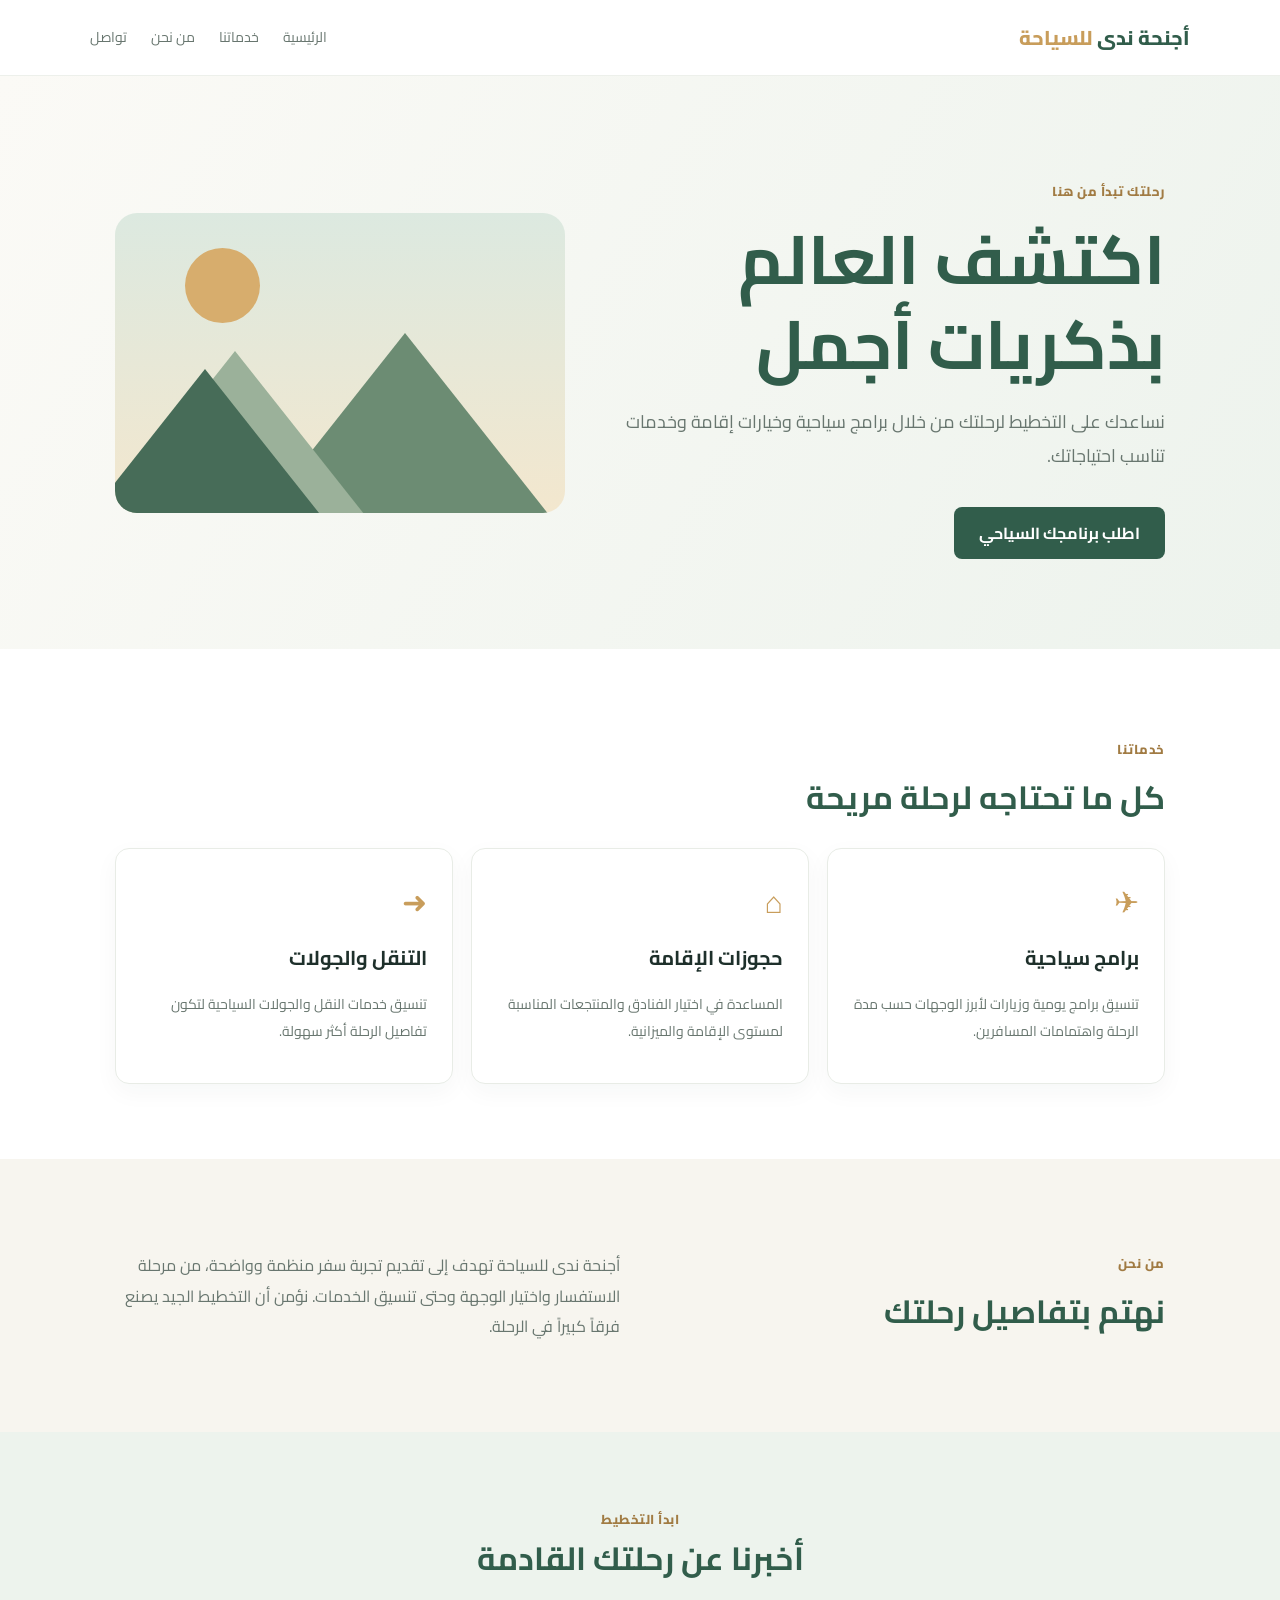
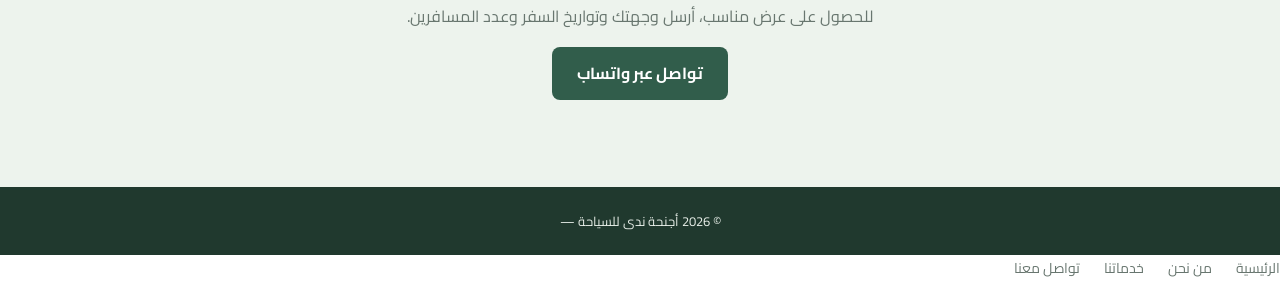
<file: index.html>
<!doctype html>
<html lang="ar" dir="rtl">
<head><meta charset="utf-8"><meta name="viewport" content="width=device-width, initial-scale=1"><meta name="description" content="أجنحة ندى للسياحة - خطط رحلتك بثقة"><title>أجنحة ندى للسياحة</title><link rel="stylesheet" href="style.css"></head>
<body><header class="top"><a class="brand" href="#">أجنحة ندى<span> للسياحة</span></a><nav><a href="#home">الرئيسية</a><a href="#services">خدماتنا</a><a href="#about">من نحن</a><a href="#contact">تواصل</a></nav></header>
<main><section id="home" class="hero"><div><p class="eyebrow">رحلتك تبدأ من هنا</p><h1>اكتشف العالم<br>بذكريات أجمل</h1><p class="lead">نساعدك على التخطيط لرحلتك من خلال برامج سياحية وخيارات إقامة وخدمات تناسب احتياجاتك.</p><a class="btn" href="#contact">اطلب برنامجك السياحي</a></div><div class="landscape"><div class="sun"></div><div class="mountain one"></div><div class="mountain two"></div><div class="mountain three"></div></div></section>
<section id="services" class="section"><p class="eyebrow">خدماتنا</p><h2>كل ما تحتاجه لرحلة مريحة</h2><div class="grid"><article class="card"><div class="icon">✈</div><h3>برامج سياحية</h3><p>تنسيق برامج يومية وزيارات لأبرز الوجهات حسب مدة الرحلة واهتمامات المسافرين.</p></article><article class="card"><div class="icon">⌂</div><h3>حجوزات الإقامة</h3><p>المساعدة في اختيار الفنادق والمنتجعات المناسبة لمستوى الإقامة والميزانية.</p></article><article class="card"><div class="icon">➜</div><h3>التنقل والجولات</h3><p>تنسيق خدمات النقل والجولات السياحية لتكون تفاصيل الرحلة أكثر سهولة.</p></article></div></section>
<section id="about" class="section tint split"><div><p class="eyebrow">من نحن</p><h2>نهتم بتفاصيل رحلتك</h2></div><p>أجنحة ندى للسياحة تهدف إلى تقديم تجربة سفر منظمة وواضحة، من مرحلة الاستفسار واختيار الوجهة وحتى تنسيق الخدمات. نؤمن أن التخطيط الجيد يصنع فرقاً كبيراً في الرحلة.</p></section>
<section id="contact" class="section contact"><p class="eyebrow">ابدأ التخطيط</p><h2>أخبرنا عن رحلتك القادمة</h2><p>للحصول على عرض مناسب، أرسل وجهتك وتواريخ السفر وعدد المسافرين.</p><a class="btn" href="https://wa.me/+968 9065 8862" target="_blank" rel="noopener">تواصل عبر واتساب</a><small> </small></section></main><footer>© 2026 أجنحة ندى للسياحة — </footer></body></html> 
<nav>
  <a href="index.html">الرئيسية</a>
  <a href="about.html">من نحن</a>
  <a href="services.html">خدماتنا</a>
  <a href="contact.html">تواصل معنا</a>
</nav>
</file>
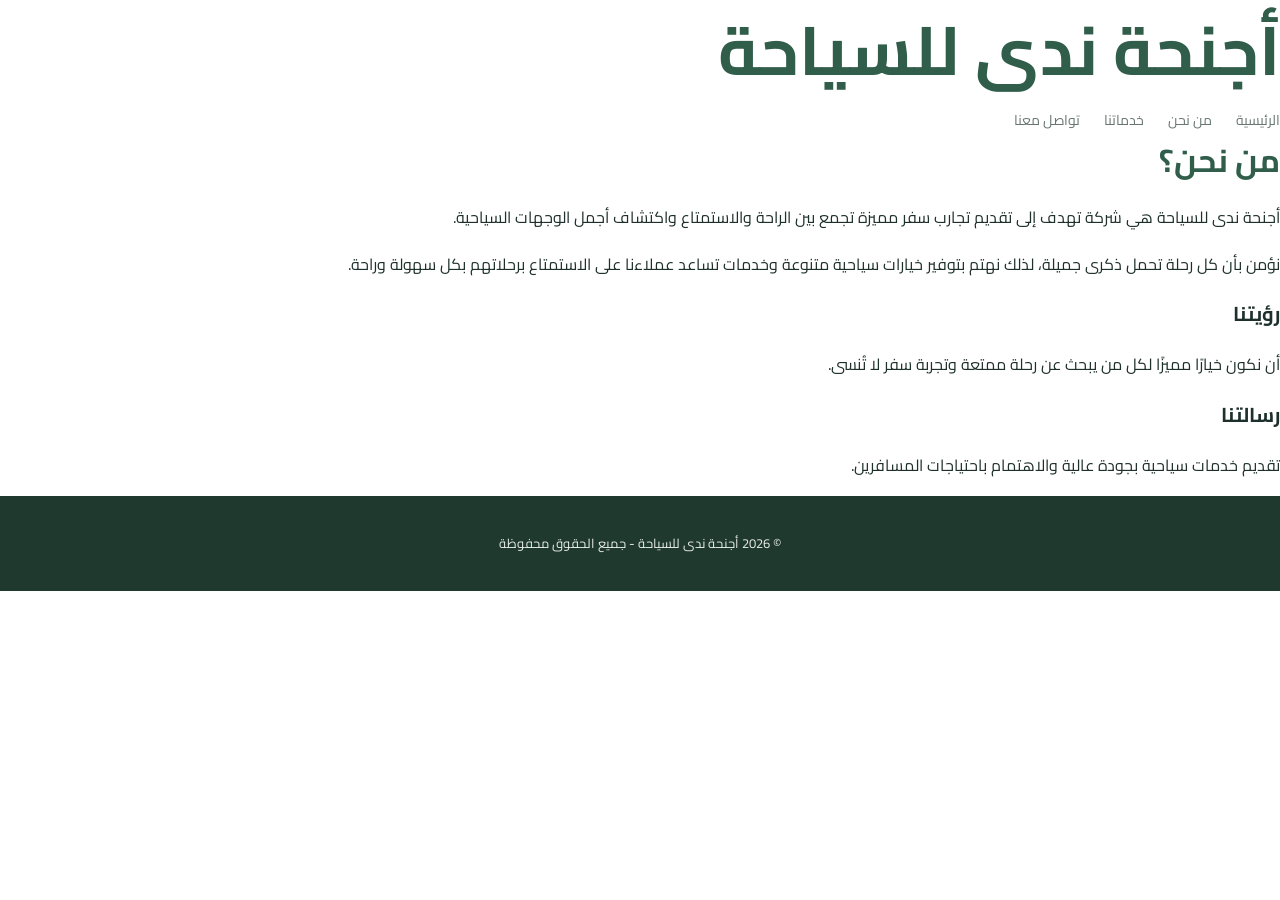
<file: about.html>
<!DOCTYPE html>
<html lang="ar" dir="rtl">
<head>
  <meta charset="UTF-8">
  <meta name="viewport" content="width=device-width, initial-scale=1.0">
  <title>من نحن | أجنحة ندى للسياحة</title>
  <link rel="stylesheet" href="style.css">
</head>
<body>

<header>
  <h1>أجنحة ندى للسياحة</h1>
  <nav>
    <a href="index.html">الرئيسية</a>
    <a href="about.html">من نحن</a>
    <a href="services.html">خدماتنا</a>
    <a href="contact.html">تواصل معنا</a>
  </nav>
</header>

<main class="inner-page">
  <h2>من نحن؟</h2>
  <p>
    أجنحة ندى للسياحة هي شركة تهدف إلى تقديم تجارب سفر مميزة
    تجمع بين الراحة والاستمتاع واكتشاف أجمل الوجهات السياحية.
  </p>
  <p>
    نؤمن بأن كل رحلة تحمل ذكرى جميلة، لذلك نهتم بتوفير
    خيارات سياحية متنوعة وخدمات تساعد عملاءنا على الاستمتاع
    برحلاتهم بكل سهولة وراحة.
  </p>
  <h3>رؤيتنا</h3>
  <p>أن نكون خيارًا مميزًا لكل من يبحث عن رحلة ممتعة وتجربة سفر لا تُنسى.</p>

  <h3>رسالتنا</h3>
  <p>تقديم خدمات سياحية بجودة عالية والاهتمام باحتياجات المسافرين.</p>
</main>

<footer>
  <p>© 2026 أجنحة ندى للسياحة - جميع الحقوق محفوظة</p>
</footer>

</body>
</html>
</file>
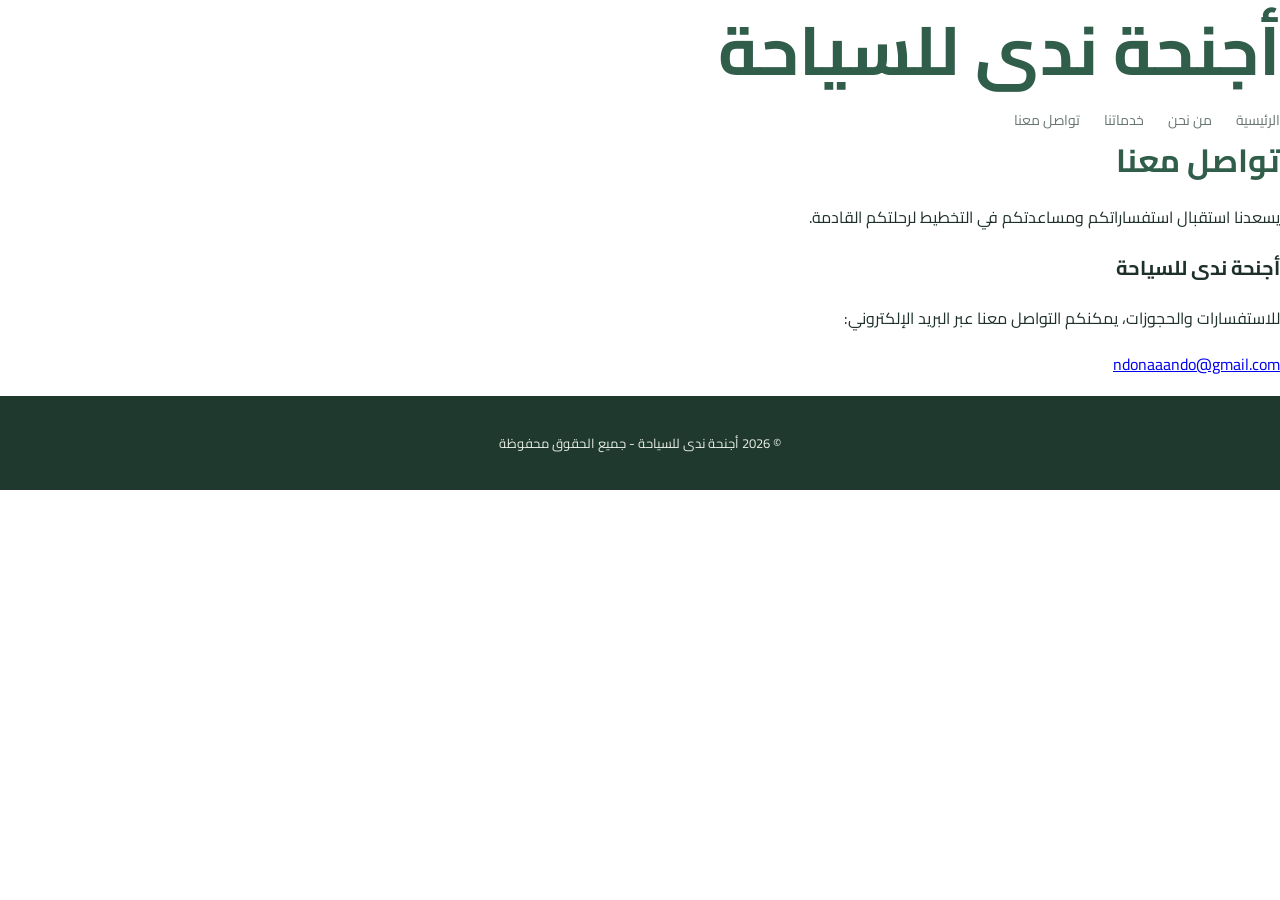
<file: contact.html>
<!DOCTYPE html>
<html lang="ar" dir="rtl">
<head>
  <meta charset="UTF-8">
  <meta name="viewport" content="width=device-width, initial-scale=1.0">
  <title>تواصل معنا | أجنحة ندى للسياحة</title>
  <link rel="stylesheet" href="style.css">
</head>
<body>

<header>
  <h1>أجنحة ندى للسياحة</h1>
  <nav>
    <a href="index.html">الرئيسية</a>
    <a href="about.html">من نحن</a>
    <a href="services.html">خدماتنا</a>
    <a href="contact.html">تواصل معنا</a>
  </nav>
</header>

<main class="inner-page">
  <h2>تواصل معنا</h2>
  <p>يسعدنا استقبال استفساراتكم ومساعدتكم في التخطيط لرحلتكم القادمة.</p>

  <section class="contact-info">
    <h3>أجنحة ندى للسياحة</h3>
    <p>للاستفسارات والحجوزات، يمكنكم التواصل معنا عبر البريد الإلكتروني:</p>
    <p>
      <a href="mailto:ndonaaando@gmail.com">ndonaaando@gmail.com</a>
    </p>
  </section>
</main>

<footer>
  <p>© 2026 أجنحة ندى للسياحة - جميع الحقوق محفوظة</p>
</footer>

</body>
</html>
</file>
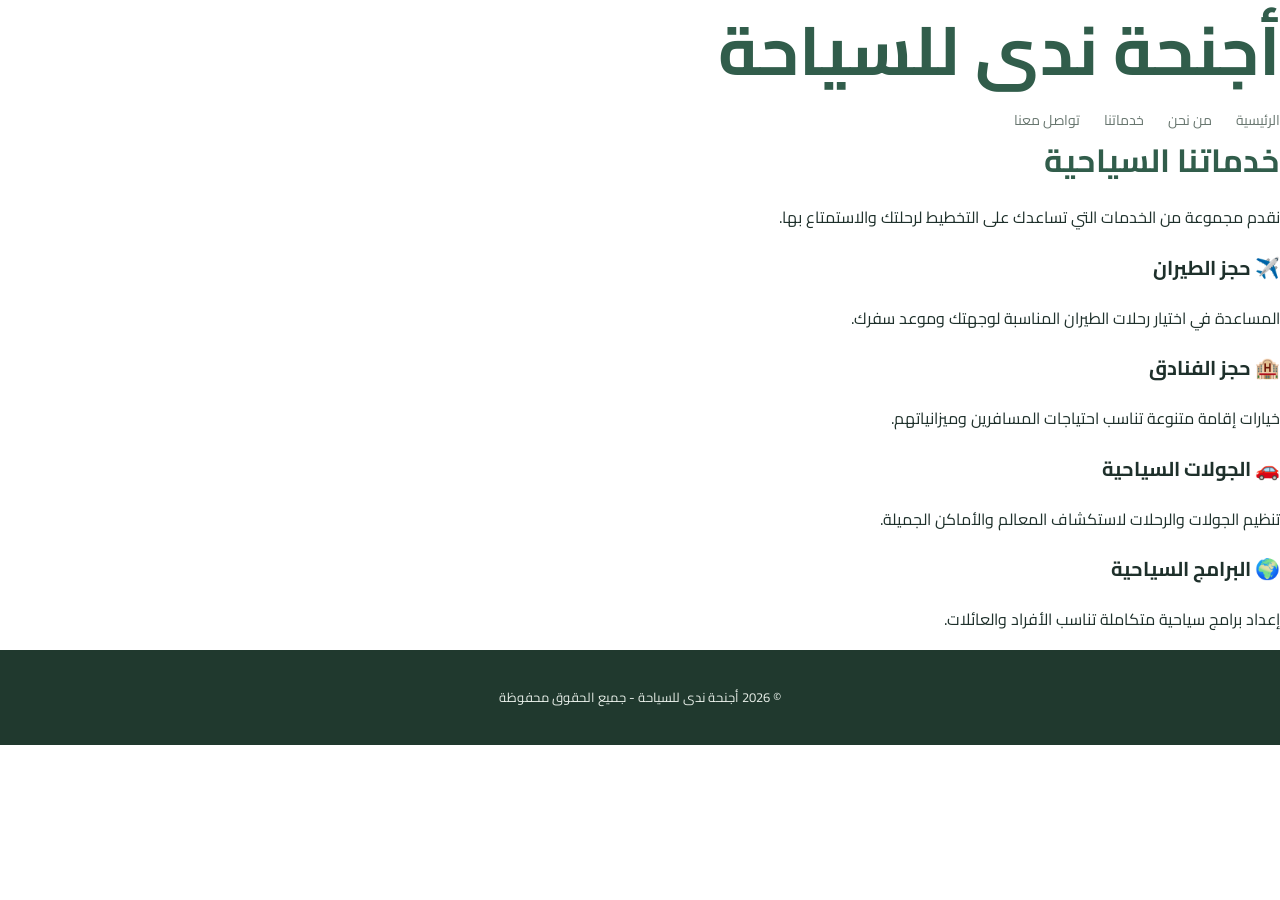
<file: services.html>
<!DOCTYPE html>
<html lang="ar" dir="rtl">
<head>
  <meta charset="UTF-8">
  <meta name="viewport" content="width=device-width, initial-scale=1.0">
  <title>خدماتنا | أجنحة ندى للسياحة</title>
  <link rel="stylesheet" href="style.css">
</head>
<body>

<header>
  <h1>أجنحة ندى للسياحة</h1>
  <nav>
    <a href="index.html">الرئيسية</a>
    <a href="about.html">من نحن</a>
    <a href="services.html">خدماتنا</a>
    <a href="contact.html">تواصل معنا</a>
  </nav>
</header>

<main class="inner-page">
  <h2>خدماتنا السياحية</h2>
  <p>نقدم مجموعة من الخدمات التي تساعدك على التخطيط لرحلتك والاستمتاع بها.</p>

  <section class="service-list">
    <article>
      <h3>✈️ حجز الطيران</h3>
      <p>المساعدة في اختيار رحلات الطيران المناسبة لوجهتك وموعد سفرك.</p>
    </article>

    <article>
      <h3>🏨 حجز الفنادق</h3>
      <p>خيارات إقامة متنوعة تناسب احتياجات المسافرين وميزانياتهم.</p>
    </article>

    <article>
      <h3>🚗 الجولات السياحية</h3>
      <p>تنظيم الجولات والرحلات لاستكشاف المعالم والأماكن الجميلة.</p>
    </article>

    <article>
      <h3>🌍 البرامج السياحية</h3>
      <p>إعداد برامج سياحية متكاملة تناسب الأفراد والعائلات.</p>
    </article>
  </section>
</main>

<footer>
  <p>© 2026 أجنحة ندى للسياحة - جميع الحقوق محفوظة</p>
</footer>

</body>
</html>
</file>
<file: style.css>
@import url('https://fonts.googleapis.com/css2?family=Cairo:wght@400;500;600;700;800&display=swap');
:root{--ink:#1e302b;--muted:#68766f;--green:#315d4b;--sage:#e9f0e9;--cream:#f7f5ef;--gold:#c89d5b}
*{box-sizing:border-box}html{scroll-behavior:smooth}body{margin:0;font-family:'Cairo',Arial,sans-serif;color:var(--ink);background:#fff;line-height:1.9}.top{height:auto;min-height:76px;padding:14px 7%;display:flex;align-items:center;justify-content:space-between;gap:20px;border-bottom:1px solid #edf0eb;background:#fff;position:sticky;top:0;z-index:5}.brand{font-size:20px;font-weight:800;color:var(--green);text-decoration:none}.brand span{color:var(--gold)}nav{display:flex;gap:24px;flex-wrap:wrap}nav a{font-size:14px;color:var(--muted);text-decoration:none}nav a:hover{color:var(--green)}.hero{padding:90px 9%;min-height:490px;display:grid;grid-template-columns:1.1fr .9fr;align-items:center;gap:50px;background:linear-gradient(120deg,#fbfaf6,#edf3ed)}h1{font-size:clamp(40px,6vw,68px);line-height:1.25;margin:8px 0 14px;color:var(--green)}h2{font-size:32px;line-height:1.4;margin:4px 0 20px;color:var(--green)}h3{margin:8px 0;font-size:20px}.eyebrow{color:#a17b43;font-size:13px;font-weight:800;letter-spacing:.5px}.lead{font-size:18px;color:var(--muted);max-width:590px}.btn{display:inline-block;background:var(--green);color:white;text-decoration:none;padding:11px 25px;border-radius:8px;margin-top:16px;font-weight:700}.btn:hover{background:#234737}.section{padding:75px 9%;}.section>p:not(.eyebrow){max-width:850px;color:var(--muted)}.tint{background:var(--cream)}.grid{display:grid;grid-template-columns:repeat(3,1fr);gap:18px;margin-top:28px}.card{background:#fff;border:1px solid #e8ece6;border-radius:14px;padding:25px;box-shadow:0 8px 24px #263d2b0a}.card p,.project p{color:var(--muted);font-size:14px}.timeline{border-right:2px solid #d8e3d9;padding-right:25px;display:grid;gap:22px}.timeline>div{position:relative}.timeline>div:before{content:'';position:absolute;right:-33px;top:9px;width:13px;height:13px;border-radius:50%;background:var(--gold)}.contact{text-align:center;background:#edf3ed}.contact p{margin:0 auto}.contact small{display:block;color:#8a928c;margin-top:12px;font-size:12px}footer{text-align:center;padding:22px;background:#20392e;color:#e7eee8;font-size:13px}.orb{width:260px;height:260px;border-radius:50%;background:linear-gradient(145deg,#315d4b,#9aaf96);display:grid;place-items:center;justify-self:center;box-shadow:0 25px 60px #315d4b33}.orb span{font-size:120px;color:#fff;font-weight:800}.hero-art{height:300px;position:relative}.mini{position:absolute;border-radius:18px;padding:24px 30px;background:#fff;box-shadow:0 15px 40px #263d2b18;font-weight:800;color:var(--green);letter-spacing:2px}.m1{top:15px;right:25px;transform:rotate(8deg)}.m2{top:110px;left:15px;transform:rotate(-8deg);background:#315d4b;color:#fff}.m3{bottom:12px;right:75px;transform:rotate(4deg);background:#e8d8b9}.projects{display:grid;grid-template-columns:repeat(3,1fr);gap:20px;margin-top:28px}.project{border:1px solid #e8ece6;border-radius:16px;overflow:hidden;background:white;box-shadow:0 10px 28px #263d2b0a}.visual{height:180px;display:flex;align-items:center;justify-content:center;flex-direction:column;font-size:54px;font-weight:800;color:white}.visual span{font-size:14px;letter-spacing:3px}.travel{background:linear-gradient(135deg,#7c9b83,#d2b77f)}.digital{background:linear-gradient(135deg,#273c58,#7892a5)}.web{background:linear-gradient(135deg,#473d63,#a18cb9)}.project-body{padding:22px}.tag{font-size:11px;color:#9b7743;font-weight:800}.project-body b{font-size:13px;color:var(--green)}.icon{font-size:30px;color:var(--gold)}.split{display:grid;grid-template-columns:1fr 1fr;gap:40px;align-items:center}.landscape{height:300px;position:relative;overflow:hidden;border-radius:22px;background:linear-gradient(#dce9e0 0%,#f3e7ce 100%)}.sun{position:absolute;width:75px;height:75px;border-radius:50%;background:#d7ad6d;top:35px;left:70px}.mountain{position:absolute;bottom:-60px;width:0;height:0;border-left:190px solid transparent;border-right:190px solid transparent;border-bottom:240px solid #6c8c73}.one{right:-30px}.two{right:140px;border-bottom-color:#9bb19a;transform:scale(.85)}.three{left:-100px;border-bottom-color:#476c58;transform:scale(.7)}
@media(max-width:760px){.top{align-items:flex-start;flex-direction:column;padding:14px 6%}nav{gap:14px}.hero{grid-template-columns:1fr;padding:60px 7%;gap:25px}.orb{width:190px;height:190px}.orb span{font-size:90px}.section{padding:55px 7%}.grid,.projects{grid-template-columns:1fr}.hero-art{height:230px}.split{grid-template-columns:1fr}h2{font-size:27px}}
</file>
